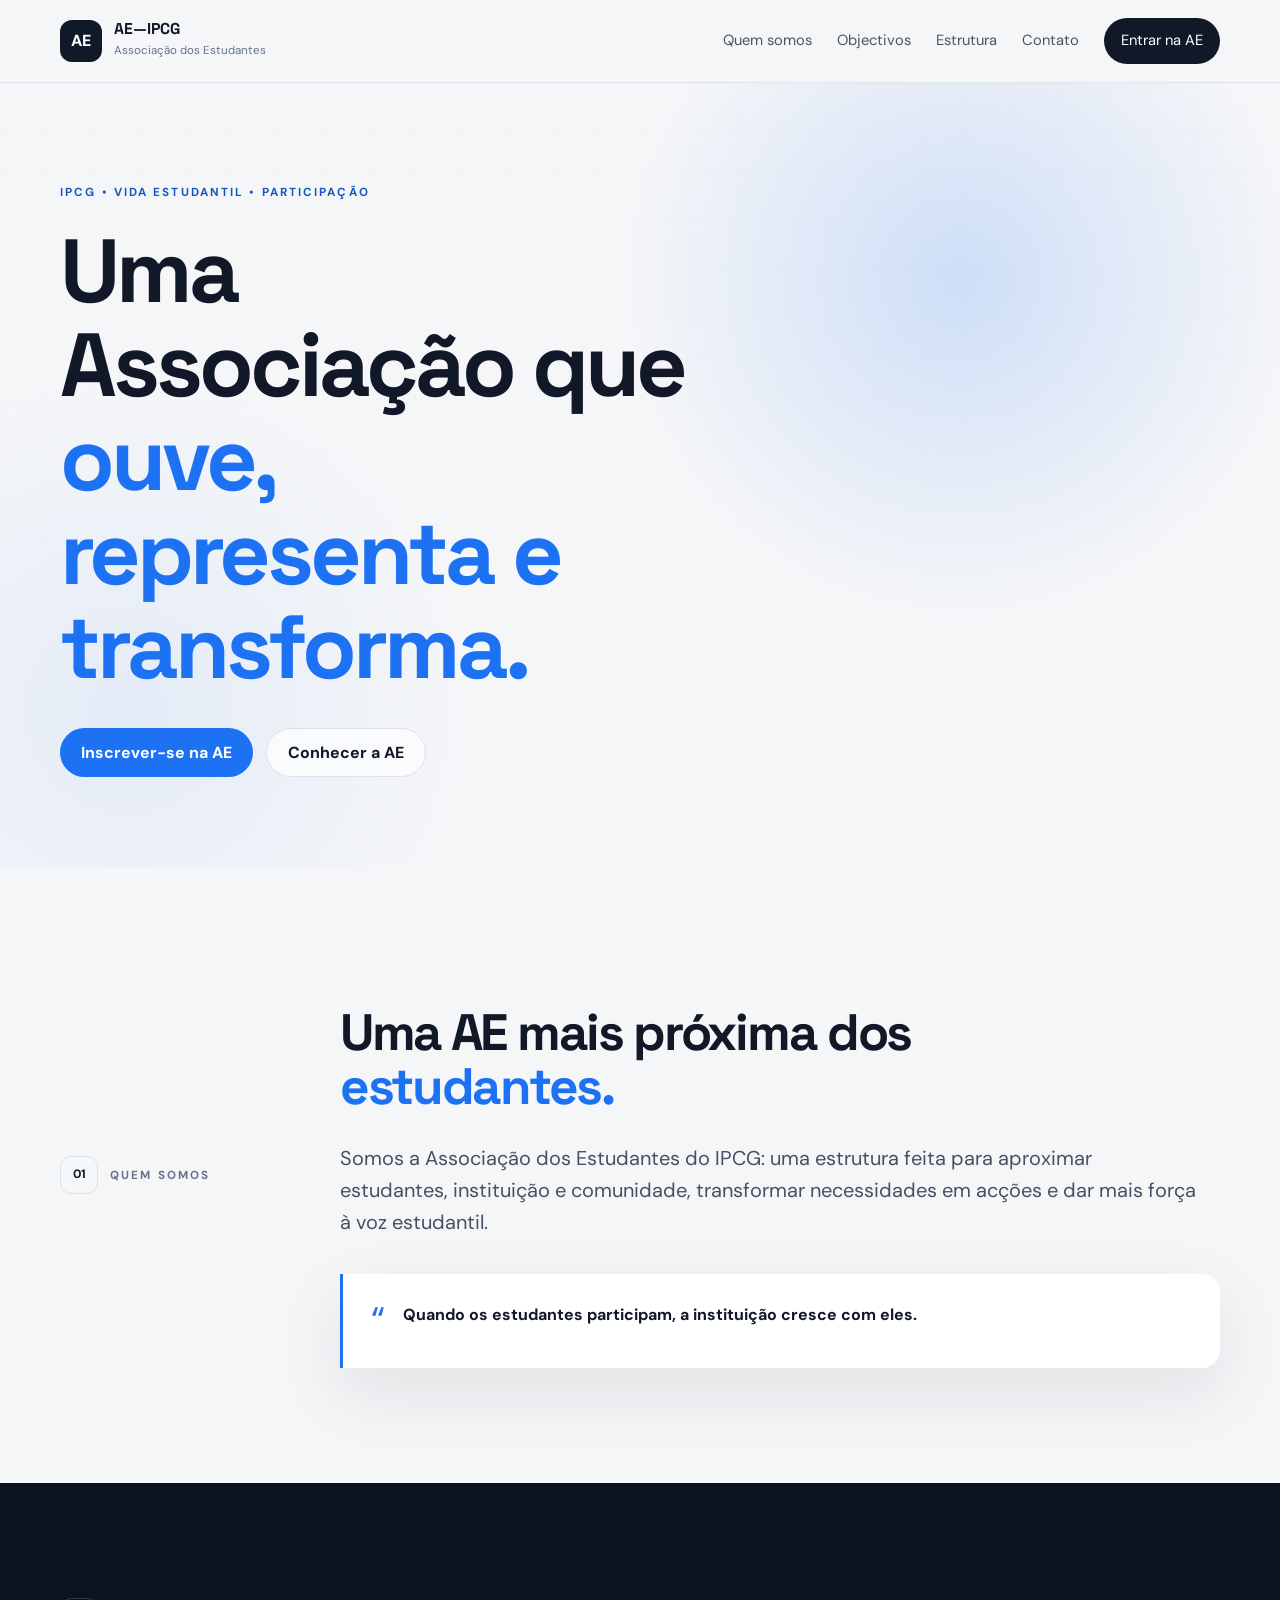
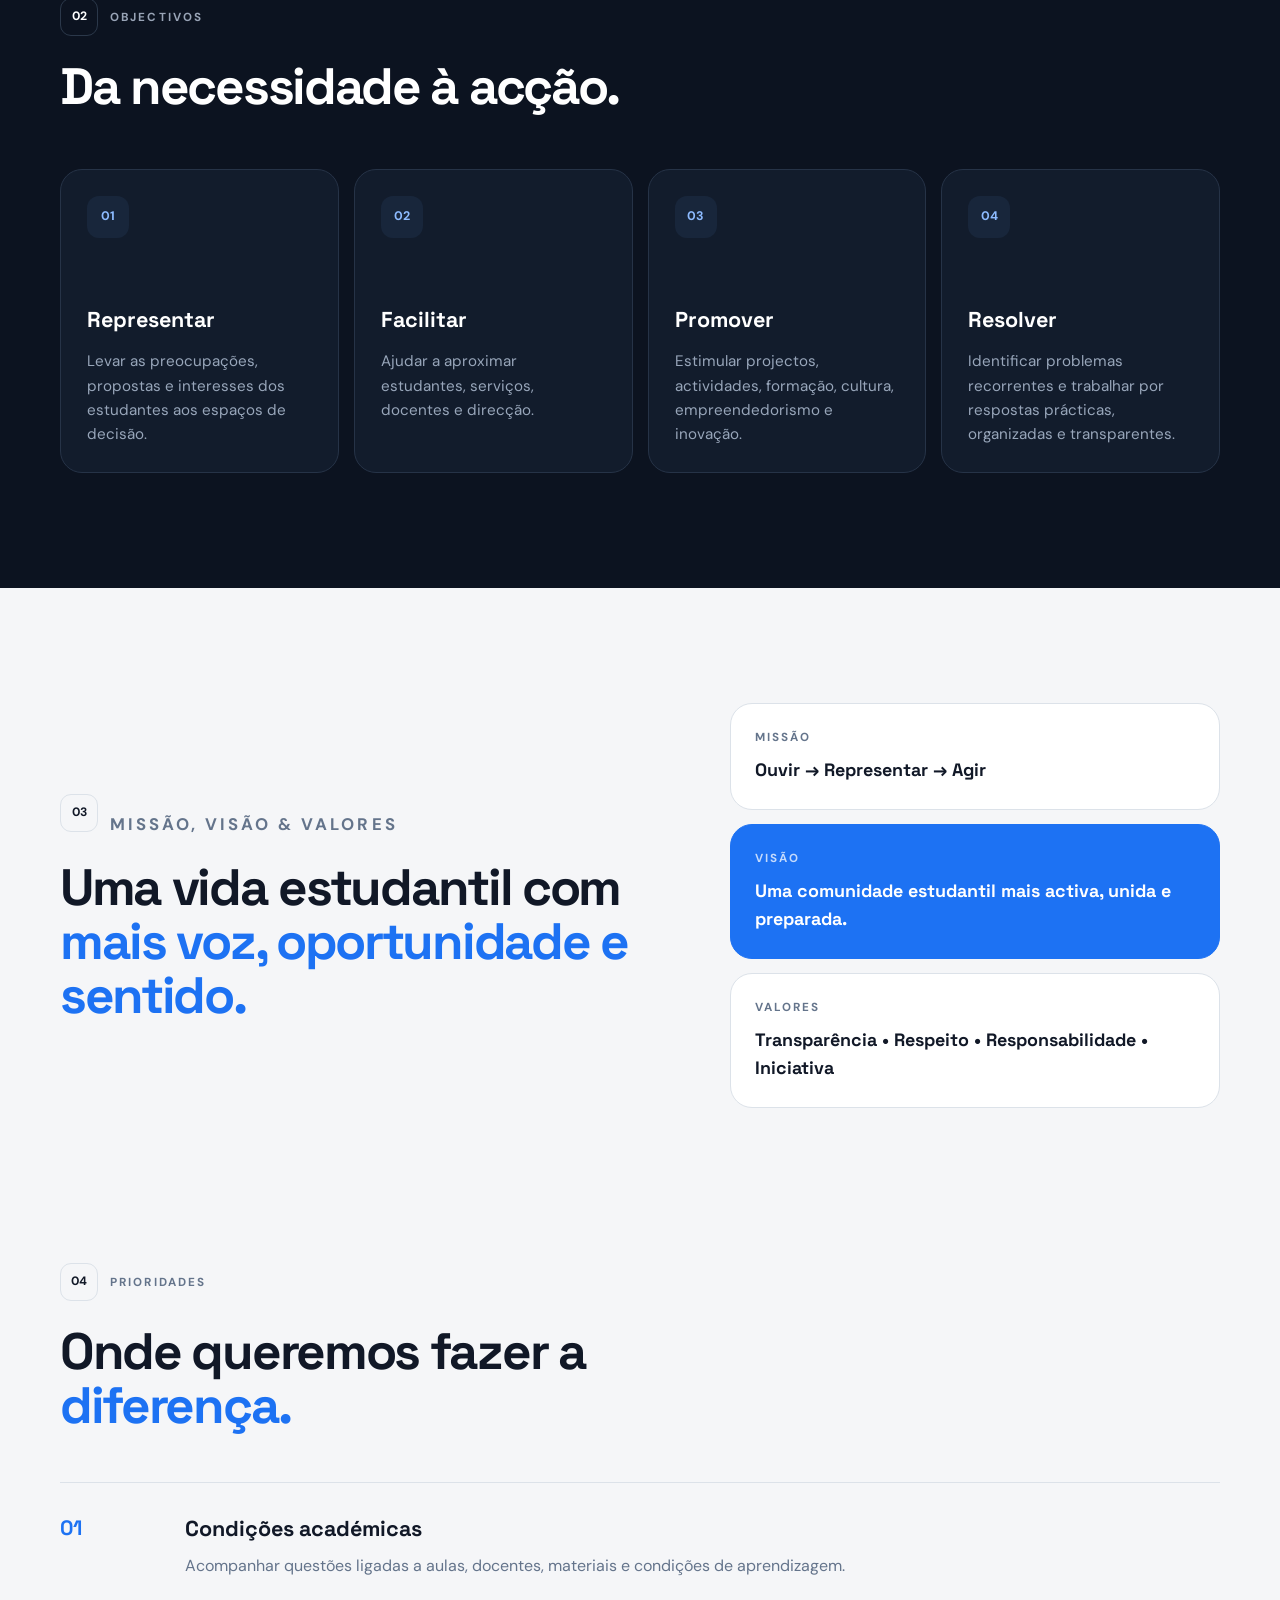
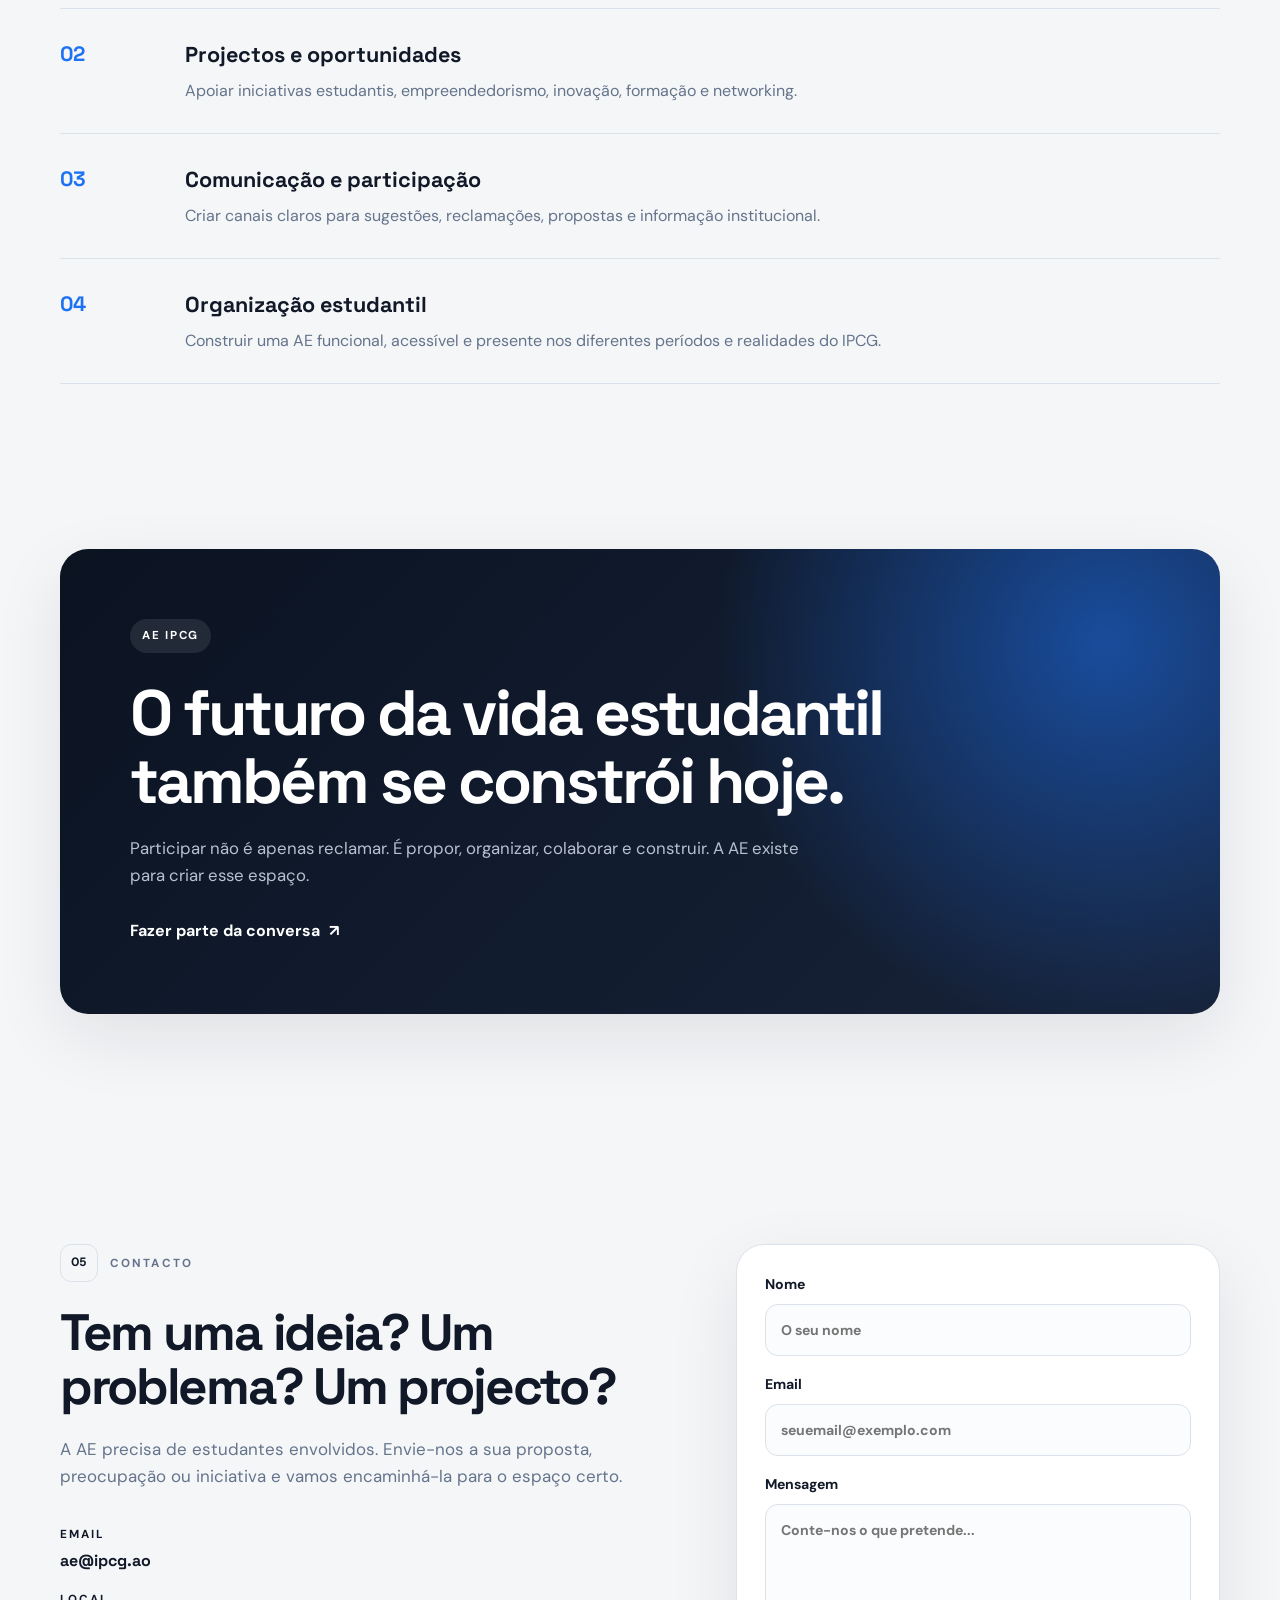
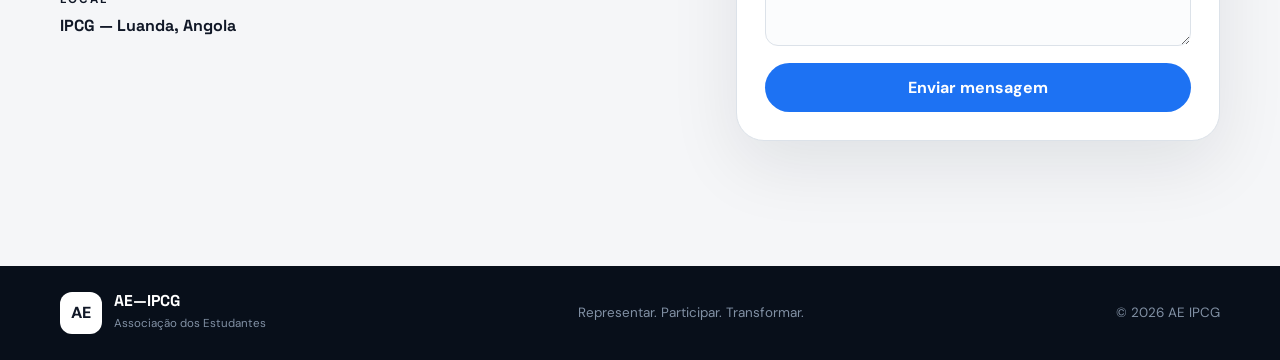
<file: index.html>
<!doctype html>
<html lang="pt-PT">
  <head>
    <meta charset="UTF-8" />
    <meta name="viewport" content="width=device-width, initial-scale=1.0" />
    <meta
      name="description"
      content="Associação dos Estudantes do Instituto Politécnico de Ciências Geográficas — representação, participação e transformação da vida estudantil."
    />
    <title>AE IPCG — Associação dos Estudantes</title>

    <link rel="preconnect" href="https://fonts.googleapis.com" />
    <link rel="preconnect" href="https://fonts.gstatic.com" crossorigin />
    <link
      href="https://fonts.googleapis.com/css2?family=DM+Sans:wght@400;500;600;700&family=Space+Grotesk:wght@500;600;700&display=swap"
      rel="stylesheet"
    />
    <link rel="stylesheet" href="./src/style.css" />
  </head>

  <body>
    <header class="site-header">
      <nav class="nav container">
        <a href="#inicio" class="brand" aria-label="AE IPCG">
          <span class="brand-mark">AE</span>
          <span>
            <strong>AE—IPCG</strong>
            <small>Associação dos Estudantes</small>
          </span>
        </a>

        <button
          class="menu-toggle"
          id="menuToggle"
          aria-label="Abrir menu"
          aria-expanded="false"
        >
          <span></span><span></span><span></span>
        </button>

        <div class="nav-links" id="navLinks">
          <a href="#sobre">Quem somos</a>
          <a href="#objetivos">Objectivos</a>
          <a href="./src/estrutura.html" target="_blank">Estrutura</a>
          <a href="#contacto">Contato</a>
          <a href="https://forms.gle/DsADKUuaC6jQzfCBA" class="nav-cta"
            >Entrar na AE</a
          >
        </div>
      </nav>
    </header>

    <main>
      <section class="hero" id="inicio">
        <div class="hero-grid"></div>
        <div class="container hero-content">
          <div class="hero-copy reveal">
            <p class="eyebrow">IPCG • VIDA ESTUDANTIL • PARTICIPAÇÃO</p>
            <h1>
              Uma Associação que
              <span class="destac">ouve, representa e transforma.</span>
            </h1>
            <!--
            <p class="hero-text">
              Somos a Associação dos Estudantes do IPCG: uma estrutura feita
              para aproximar estudantes, instituição e comunidade, transformar
              necessidades em acções e dar mais força à voz estudantil.
            </p>
            -->

            <div class="hero-actions">
              <a
                class="btn btn-primary"
                href="https://forms.gle/DsADKUuaC6jQzfCBA"
                >Inscrever-se na AE</a
              >
              <a class="btn btn-ghost" href="#sobre">Conhecer a AE</a>
            </div>

            <!--
            <div class="hero-note">
              <span class="pulse"></span>
              <span
                >Representação estudantil com presença, organização e
                propósito.</span
              >
            </div>
            -->
          </div>

          <!--
          <div class="hero-card reveal delay-1">
            <div class="card-top">
              <span class="mini-label">A nossa visão</span>
              <span class="dot"></span>
            </div>
            <div class="hero-number">01</div>
            <h3>Mais do que representar.</h3>
            <p>
              Queremos construir uma cultura estudantil em que cada aluno tenha
              espaço para participar, propor, aprender e fazer parte da mudança.
            </p>
            <div class="line"></div>
            <div class="card-footer">
              <span>Escutar</span>
              <span>Agir</span>
              <span>Transformar</span>
            </div>
          </div>
          -->
        </div>
      </section>

      <section class="section intro" id="sobre">
        <div class="container two-col">
          <div class="section-label reveal">
            <span>01</span>
            <p>QUEM SOMOS</p>
          </div>

          <div class="section-content reveal">
            <h2>
              Uma AE mais próxima dos <span class="destac">estudantes.</span>
            </h2>
            <p class="lead">
              Somos a Associação dos Estudantes do IPCG: uma estrutura feita
              para aproximar estudantes, instituição e comunidade, transformar
              necessidades em acções e dar mais força à voz estudantil.
            </p>

            <div class="quote-box">
              <span class="quote-mark">“</span>
              <p>
                Quando os estudantes participam, a instituição cresce com eles.
              </p>
            </div>
          </div>
        </div>
      </section>

      <section class="section dark-section" id="objetivos">
        <div class="container">
          <div class="section-heading reveal">
            <div>
              <div class="section-label section-label-light">
                <span>02</span>
                <p>OBJECTIVOS</p>
              </div>
              <h2>Da necessidade à acção.</h2>
            </div>
            <!--
            <p>
              O nosso trabalho parte de problemas concretos, mas procura criar
              respostas que deixem resultados duradouros.
            </p>
            -->
          </div>

          <div class="objectives-grid">
            <article class="objective-card reveal">
              <span class="objective-icon">01</span>
              <h3>Representar</h3>
              <p>
                Levar as preocupações, propostas e interesses dos estudantes aos
                espaços de decisão.
              </p>
            </article>

            <article class="objective-card reveal">
              <span class="objective-icon">02</span>
              <h3>Facilitar</h3>
              <p>
                Ajudar a aproximar estudantes, serviços, docentes e direcção.
              </p>
            </article>

            <article class="objective-card reveal">
              <span class="objective-icon">03</span>
              <h3>Promover</h3>
              <p>
                Estimular projectos, actividades, formação, cultura,
                empreendedorismo e inovação.
              </p>
            </article>

            <article class="objective-card reveal">
              <span class="objective-icon">04</span>
              <h3>Resolver</h3>
              <p>
                Identificar problemas recorrentes e trabalhar por respostas
                prácticas, organizadas e transparentes.
              </p>
            </article>
          </div>
        </div>
      </section>

      <section class="section" id="missao">
        <div class="container mission-layout">
          <div class="mission-main reveal">
            <div class="section-label">
              <span>03</span>
              <p>MISSÃO, VISÃO & VALORES</p>
            </div>
            <h2>
              Uma vida estudantil com
              <span class="destac">mais voz, oportunidade e sentido.</span>
            </h2>
          </div>

          <div class="mission-side reveal delay-1">
            <div class="vision-panel">
              <span>MISSÃO</span>
              <strong>Ouvir → Representar → Agir</strong>
            </div>
            <div class="vision-panel highlight">
              <span>VISÃO</span>
              <strong
                >Uma comunidade estudantil mais activa, unida e
                preparada.</strong
              >
            </div>
            <div class="vision-panel">
              <span>VALORES</span>
              <strong
                >Transparência • Respeito • Responsabilidade •
                Iniciativa</strong
              >
            </div>
          </div>
        </div>
      </section>

      <section class="section priorities" id="prioridades">
        <div class="container">
          <div class="section-heading reveal">
            <div>
              <div class="section-label">
                <span>04</span>
                <p>PRIORIDADES</p>
              </div>
              <h2>
                Onde queremos fazer a <span class="destac">diferença.</span>
              </h2>
            </div>
          </div>

          <div class="priority-list">
            <div class="priority-item reveal">
              <div class="priority-index">01</div>
              <div>
                <h3>Condições académicas</h3>
                <p>
                  Acompanhar questões ligadas a aulas, docentes, materiais e
                  condições de aprendizagem.
                </p>
              </div>
            </div>

            <div class="priority-item reveal">
              <div class="priority-index">02</div>
              <div>
                <h3>Projectos e oportunidades</h3>
                <p>
                  Apoiar iniciativas estudantis, empreendedorismo, inovação,
                  formação e networking.
                </p>
              </div>
            </div>

            <div class="priority-item reveal">
              <div class="priority-index">03</div>
              <div>
                <h3>Comunicação e participação</h3>
                <p>
                  Criar canais claros para sugestões, reclamações, propostas e
                  informação institucional.
                </p>
              </div>
            </div>

            <div class="priority-item reveal">
              <div class="priority-index">04</div>
              <div>
                <h3>Organização estudantil</h3>
                <p>
                  Construir uma AE funcional, acessível e presente nos
                  diferentes períodos e realidades do IPCG.
                </p>
              </div>
            </div>
          </div>
        </div>
      </section>

      <section class="section manifesto">
        <div class="container manifesto-box reveal">
          <div class="manifesto-tag">AE IPCG</div>
          <h2>O futuro da vida estudantil também se constrói hoje.</h2>
          <p>
            Participar não é apenas reclamar. É propor, organizar, colaborar e
            construir. A AE existe para criar esse espaço.
          </p>
          <a href="https://forms.gle/DsADKUuaC6jQzfCBA" class="text-link"
            >Fazer parte da conversa <span>↗</span></a
          >
        </div>
      </section>

      <section class="section contact-section" id="contacto">
        <div class="container contact-grid">
          <div class="contact-copy reveal">
            <div class="section-label">
              <span>05</span>
              <p>CONTACTO</p>
            </div>
            <h2>Tem uma ideia? Um problema? Um projecto?</h2>
            <p>
              A AE precisa de estudantes envolvidos. Envie-nos a sua proposta,
              preocupação ou iniciativa e vamos encaminhá-la para o espaço
              certo.
            </p>

            <div class="contact-details">
              <div>
                <span>Email</span>
                <strong>ae@ipcg.ao</strong>
              </div>
              <div>
                <span>Local</span>
                <strong>IPCG — Luanda, Angola</strong>
              </div>
            </div>
          </div>

          <form class="contact-form reveal delay-1" id="contactForm">
            <label>
              Nome
              <input
                type="text"
                name="nome"
                placeholder="O seu nome"
                required
              />
            </label>

            <label>
              Email
              <input
                type="email"
                name="email"
                placeholder="seuemail@exemplo.com"
                required
              />
            </label>

            <label>
              Mensagem
              <textarea
                name="mensagem"
                rows="5"
                placeholder="Conte-nos o que pretende..."
                required
              ></textarea>
            </label>

            <button class="btn btn-primary" type="submit">
              Enviar mensagem
            </button>
            <p class="form-message" id="formMessage" aria-live="polite"></p>
          </form>
        </div>
      </section>
    </main>

    <footer class="footer">
      <div class="container footer-row">
        <div class="brand footer-brand">
          <span class="brand-mark">AE</span>
          <span>
            <strong>AE—IPCG</strong>
            <small>Associação dos Estudantes</small>
          </span>
        </div>

        <p>Representar. Participar. Transformar.</p>

        <span class="copyright">© <span id="year"></span> AE IPCG</span>
      </div>
    </footer>

    <script src="./src/script.js"></script>
  </body>
</html>
</file>
<file: src/style.css>
:root {
  --bg: #f5f6f8;
  --surface: #ffffff;
  --surface-soft: #eef1f5;
  --ink: #111827;
  --muted: #64748b;
  --line: #dce2e9;
  --dark: #0c1320;
  --dark-2: #121c2c;
  --accent: #1d72f3;
  --accent-dark: #1458c2;
  --radius-lg: 28px;
  --radius-md: 18px;
  --shadow: 0 24px 70px rgba(12, 19, 32, 0.09);
}

* {
  box-sizing: border-box;
  margin: 0;
  padding: 0;
}

html {
  scroll-behavior: smooth;
}

body {
  font-family: "DM Sans", system-ui, sans-serif;
  color: var(--ink);
  background: var(--bg);
  line-height: 1.6;
}

a {
  color: inherit;
  text-decoration: none;
}

button,
input,
textarea {
  font: inherit;
}

button {
  border: 0;
}

.container {
  width: min(1160px, calc(100% - 40px));
  margin: 0 auto;
}

.site-header {
  position: sticky;
  top: 0;
  z-index: 50;
  background: rgba(245, 246, 248, 0.88);
  backdrop-filter: blur(16px);
  border-bottom: 1px solid rgba(220, 226, 233, 0.8);
}

.nav {
  min-height: 82px;
  display: flex;
  align-items: center;
  justify-content: space-between;
  gap: 30px;
}

.brand {
  display: inline-flex;
  align-items: center;
  gap: 12px;
}

.brand-mark {
  width: 42px;
  height: 42px;
  display: grid;
  place-items: center;
  background: var(--ink);
  color: white;
  font-weight: 800;
  border-radius: 12px;
  letter-spacing: -0.03em;
}

.brand strong,
.brand small {
  display: block;
}

.brand strong {
  font-family: "Space Grotesk", sans-serif;
  font-size: 0.98rem;
  line-height: 1.1;
}

.brand small {
  margin-top: 4px;
  color: var(--muted);
  font-size: 0.72rem;
}

.nav-links {
  display: flex;
  align-items: center;
  gap: 25px;
  font-size: 0.92rem;
  color: #4b5563;
}

.nav-links a:not(.nav-cta):hover {
  color: var(--ink);
}

.nav-cta {
  color: white !important;
  background: var(--ink);
  padding: 11px 17px;
  border-radius: 999px;
}

.menu-toggle {
  display: none;
  background: transparent;
  cursor: pointer;
}

.menu-toggle span {
  display: block;
  width: 23px;
  height: 2px;
  background: var(--ink);
  margin: 5px 0;
}

.hero {
  position: relative;
  overflow: hidden;
  background:
    radial-gradient(
      circle at 75% 25%,
      rgba(29, 114, 243, 0.18),
      transparent 30%
    ),
    radial-gradient(
      circle at 10% 80%,
      rgba(29, 114, 243, 0.08),
      transparent 26%
    ),
    var(--bg);
  padding: 100px 0 90px;
}

.hero-grid {
  position: absolute;
  inset: 0;
  opacity: 0.26;
  background-image:
    linear-gradient(rgba(17, 24, 39, 0.055) 1px, transparent 1px),
    linear-gradient(90deg, rgba(17, 24, 39, 0.055) 1px, transparent 1px);
  background-size: 46px 46px;
  mask-image: linear-gradient(to bottom, black, transparent 90%);
}

.hero-content {
  position: relative;
  display: grid;
  grid-template-columns: 1.15fr 0.85fr;
  gap: 65px;
  align-items: center;
}

.hero-copy {
  max-width: 730px;
}

.eyebrow,
.section-label p,
.mini-label,
.contact-details span,
.vision-panel span {
  font-size: 0.73rem;
  font-weight: 700;
  letter-spacing: 0.18em;
  text-transform: uppercase;
}

.eyebrow {
  color: var(--accent-dark);
  margin-bottom: 22px;
}

.hero h1,
.section-content h2,
.section-heading h2,
.mission-main h2,
.contact-copy h2,
.manifesto-box h2 {
  font-family: "Space Grotesk", sans-serif;
  letter-spacing: -0.045em;
  line-height: 1.05;
}

.hero h1 {
  font-size: clamp(3.1rem, 7vw, 6rem);
  max-width: 860px;
}

span.destac {
  color: var(--accent);
}

.hero-text {
  margin-top: 25px;
  color: #536071;
  font-size: 1.15rem;
  max-width: 670px;
}

.hero-actions {
  display: flex;
  gap: 13px;
  margin-top: 34px;
  flex-wrap: wrap;
}

.btn {
  display: inline-flex;
  align-items: center;
  justify-content: center;
  min-height: 49px;
  padding: 0 21px;
  border-radius: 999px;
  font-weight: 700;
  cursor: pointer;
  transition:
    transform 0.2s ease,
    background 0.2s ease;
}

.btn:hover {
  transform: translateY(-2px);
}

.btn-primary {
  color: white;
  background: var(--accent);
}

.btn-primary:hover {
  background: var(--accent-dark);
}

.btn-ghost {
  background: rgba(255, 255, 255, 0.7);
  border: 1px solid var(--line);
}

.hero-note {
  margin-top: 25px;
  display: flex;
  align-items: center;
  gap: 9px;
  color: var(--muted);
  font-size: 0.86rem;
}

.pulse {
  width: 9px;
  height: 9px;
  border-radius: 50%;
  background: #1fa46f;
  box-shadow: 0 0 0 6px rgba(31, 164, 111, 0.1);
}

.hero-card {
  color: white;
  background: linear-gradient(160deg, #101a2c, #07101d);
  border-radius: var(--radius-lg);
  padding: 34px;
  box-shadow: var(--shadow);
  min-height: 430px;
  display: flex;
  flex-direction: column;
  justify-content: space-between;
}

.card-top,
.card-footer {
  display: flex;
  align-items: center;
  justify-content: space-between;
}

.card-top {
  color: #b6c0d0;
}

.dot {
  width: 10px;
  height: 10px;
  border-radius: 50%;
  background: #7fb4ff;
  box-shadow: 0 0 0 7px rgba(127, 180, 255, 0.11);
}

.hero-number {
  font-size: 7rem;
  line-height: 0.9;
  font-weight: 700;
  color: rgba(255, 255, 255, 0.13);
  margin-top: 35px;
}

.hero-card h3 {
  font-family: "Space Grotesk", sans-serif;
  font-size: 2rem;
  line-height: 1.1;
  margin: 8px 0 15px;
}

.hero-card p {
  color: #c3cbd8;
}

.line {
  height: 1px;
  background: rgba(255, 255, 255, 0.12);
  margin: 28px 0 18px;
}

.card-footer {
  font-size: 0.84rem;
  color: #aeb9c9;
}

.section {
  padding: 115px 0;
}

.two-col {
  display: grid;
  grid-template-columns: 0.4fr 1.6fr;
  gap: 60px;
}

.section-label {
  display: flex;
  align-items: center;
  gap: 12px;
  color: var(--muted);
}

.section-label span {
  display: grid;
  place-items: center;
  width: 38px;
  height: 38px;
  border: 1px solid var(--line);
  border-radius: 11px;
  font-weight: 700;
  font-size: 0.76rem;
  color: var(--ink);
}

.section-content h2,
.section-heading h2,
.mission-main h2,
.contact-copy h2 {
  font-size: clamp(2.3rem, 4vw, 4.25rem);
  margin-top: 24px;
}

.section-content h2 {
  max-width: 800px;
}

.lead {
  font-size: 1.25rem;
  color: #445164;
  max-width: 860px;
  margin-top: 28px;
}

.section-content p:not(.lead) {
  color: var(--muted);
  max-width: 820px;
  margin-top: 17px;
}

.quote-box {
  margin-top: 36px;
  padding: 28px;
  border-left: 3px solid var(--accent);
  background: white;
  border-radius: 0 var(--radius-md) var(--radius-md) 0;
  box-shadow: var(--shadow);
  display: flex;
  gap: 18px;
  align-items: flex-start;
}

.quote-mark {
  font-size: 2.4rem;
  line-height: 1;
  color: var(--accent);
}

.quote-box p {
  margin: 0 !important;
  color: var(--ink) !important;
  font-weight: 700;
}

.dark-section {
  background: var(--dark);
  color: white;
}

.section-heading {
  display: grid;
  grid-template-columns: 1fr 0.75fr;
  gap: 70px;
  align-items: end;
}

.section-label-light {
  color: #99a4b6;
}

.section-label-light span {
  color: white;
  border-color: #2b384a;
}

.section-label-light p {
  color: #99a4b6;
}

.section-heading h2 {
  max-width: 700px;
}

.section-heading > p {
  color: #9eaabe;
  max-width: 460px;
  margin-bottom: 3px;
}

.objectives-grid {
  margin-top: 55px;
  display: grid;
  grid-template-columns: repeat(4, 1fr);
  gap: 15px;
}

.objective-card {
  background: var(--dark-2);
  border: 1px solid #263347;
  border-radius: 22px;
  min-height: 290px;
  padding: 26px;
  transition:
    transform 0.25s ease,
    border-color 0.25s ease;
}

.objective-card:hover {
  transform: translateY(-6px);
  border-color: #49688d;
}

.objective-icon {
  display: grid;
  place-items: center;
  width: 42px;
  height: 42px;
  border-radius: 12px;
  background: #18263b;
  color: #8dbbff;
  font-size: 0.78rem;
  font-weight: 700;
}

.objective-card h3 {
  font-family: "Space Grotesk", sans-serif;
  font-size: 1.35rem;
  margin: 65px 0 12px;
}

.objective-card p {
  color: #98a6ba;
  font-size: 0.95rem;
}

.mission-layout {
  display: grid;
  grid-template-columns: 1.1fr 0.9fr;
  gap: 70px;
  align-items: center;
}

.mission-main p {
  margin-top: 22px;
  color: var(--muted);
  max-width: 740px;
  font-size: 1.05rem;
}

.mission-side {
  display: grid;
  gap: 14px;
}

.vision-panel {
  background: white;
  border: 1px solid var(--line);
  border-radius: 22px;
  padding: 24px;
  display: grid;
  gap: 9px;
}

.vision-panel span {
  color: var(--muted);
}

.vision-panel strong {
  font-family: "Space Grotesk", sans-serif;
  font-size: 1.12rem;
}

.vision-panel.highlight {
  background: var(--accent);
  color: white;
  border-color: var(--accent);
}

.vision-panel.highlight span {
  color: rgba(255, 255, 255, 0.74);
}

.priorities {
  padding-top: 40px;
}

.priority-list {
  margin-top: 50px;
  border-top: 1px solid var(--line);
}

.priority-item {
  display: grid;
  grid-template-columns: 100px 1fr;
  gap: 25px;
  padding: 29px 0;
  border-bottom: 1px solid var(--line);
}

.priority-index {
  color: var(--accent);
  font-family: "Space Grotesk", sans-serif;
  font-size: 1.3rem;
  font-weight: 700;
}

.priority-item h3 {
  font-family: "Space Grotesk", sans-serif;
  font-size: 1.35rem;
}

.priority-item p {
  color: var(--muted);
  max-width: 700px;
  margin-top: 6px;
}

.manifesto {
  padding-top: 50px;
}

.manifesto-box {
  color: white;
  border-radius: var(--radius-lg);
  padding: 70px;
  background:
    radial-gradient(
      circle at 90% 20%,
      rgba(29, 114, 243, 0.55),
      transparent 35%
    ),
    linear-gradient(135deg, #0b1321, #17233a);
  box-shadow: var(--shadow);
}

.manifesto-tag {
  display: inline-flex;
  padding: 8px 12px;
  border-radius: 999px;
  background: rgba(255, 255, 255, 0.09);
  font-size: 0.72rem;
  font-weight: 700;
  letter-spacing: 0.15em;
}

.manifesto-box h2 {
  margin-top: 27px;
  font-size: clamp(2.5rem, 5vw, 5rem);
  max-width: 900px;
}

.manifesto-box p {
  color: #b7c1d0;
  max-width: 680px;
  margin-top: 20px;
  font-size: 1.05rem;
}

.text-link {
  display: inline-flex;
  gap: 9px;
  align-items: center;
  margin-top: 30px;
  font-weight: 700;
}

.contact-section {
  padding-bottom: 125px;
}

.contact-grid {
  display: grid;
  grid-template-columns: 1fr 0.8fr;
  gap: 70px;
  align-items: start;
}

.contact-copy > p {
  max-width: 600px;
  margin-top: 22px;
  color: var(--muted);
  font-size: 1.06rem;
}

.contact-details {
  margin-top: 35px;
  display: grid;
  gap: 17px;
}

.contact-details div {
  display: grid;
  gap: 4px;
}

.contact-details strong {
  font-family: "Space Grotesk", sans-serif;
}

.contact-form {
  background: white;
  border: 1px solid var(--line);
  border-radius: var(--radius-lg);
  padding: 28px;
  box-shadow: var(--shadow);
  display: grid;
  gap: 17px;
}

.contact-form label {
  display: grid;
  gap: 8px;
  font-weight: 700;
  font-size: 0.88rem;
}

.contact-form input,
.contact-form textarea {
  width: 100%;
  padding: 14px 15px;
  border: 1px solid var(--line);
  border-radius: 13px;
  background: #fbfcfd;
  color: var(--ink);
  outline: none;
  transition:
    border 0.2s ease,
    box-shadow 0.2s ease;
}

.contact-form input:focus,
.contact-form textarea:focus {
  border-color: var(--accent);
  box-shadow: 0 0 0 4px rgba(29, 114, 243, 0.08);
}

.form-message {
  display: none;
  color: #22744f;
  background: #eefaf4;
  border-radius: 11px;
  padding: 10px 12px;
  font-size: 0.88rem;
}

.footer {
  background: #080f1a;
  color: white;
  padding: 26px 0;
}

.footer-row {
  display: flex;
  align-items: center;
  justify-content: space-between;
  gap: 20px;
}

.footer-brand .brand-mark {
  background: white;
  color: var(--ink);
}

.footer-brand small {
  color: #8190a4;
}

.footer-row > p,
.copyright {
  color: #8190a4;
  font-size: 0.84rem;
}

.reveal {
  opacity: 0;
  transform: translateY(24px);
  transition:
    opacity 0.65s ease,
    transform 0.65s ease;
}

.reveal.visible {
  opacity: 1;
  transform: translateY(0);
}

.delay-1 {
  transition-delay: 0.12s;
}

@media (max-width: 980px) {
  .hero-content,
  .mission-layout,
  .contact-grid {
    grid-template-columns: 1fr;
  }

  .hero {
    padding-top: 75px;
  }

  .hero-card {
    max-width: 620px;
  }

  .objectives-grid {
    grid-template-columns: repeat(2, 1fr);
  }

  .section-heading,
  .two-col {
    grid-template-columns: 1fr;
  }

  .two-col {
    gap: 25px;
  }

  .section-heading {
    gap: 25px;
  }

  .mission-side {
    max-width: 680px;
  }
}

@media (max-width: 760px) {
  .container {
    width: min(100% - 26px, 1160px);
  }

  .nav {
    min-height: 72px;
  }

  .menu-toggle {
    display: block;
    z-index: 60;
  }

  .nav-links {
    position: absolute;
    top: 72px;
    left: 0;
    right: 0;
    display: none;
    flex-direction: column;
    align-items: stretch;
    background: rgba(245, 246, 248, 0.98);
    border-bottom: 1px solid var(--line);
    padding: 18px 13px 22px;
  }

  .nav-links.open {
    display: flex;
  }

  .nav-links a {
    padding: 13px 10px;
  }

  .nav-cta {
    text-align: center;
  }

  .hero {
    padding: 65px 0 70px;
  }

  .hero h1 {
    font-size: clamp(2.8rem, 15vw, 4.7rem);
  }

  .hero-card {
    min-height: 360px;
    padding: 27px;
  }

  .hero-number {
    font-size: 5rem;
  }

  .section {
    padding: 84px 0;
  }

  .objectives-grid {
    grid-template-columns: 1fr;
  }

  .objective-card {
    min-height: auto;
  }

  .objective-card h3 {
    margin-top: 40px;
  }

  .priority-item {
    grid-template-columns: 50px 1fr;
  }

  .manifesto-box {
    padding: 40px 25px;
  }

  .footer-row {
    flex-direction: column;
    align-items: flex-start;
  }
}
</file>
